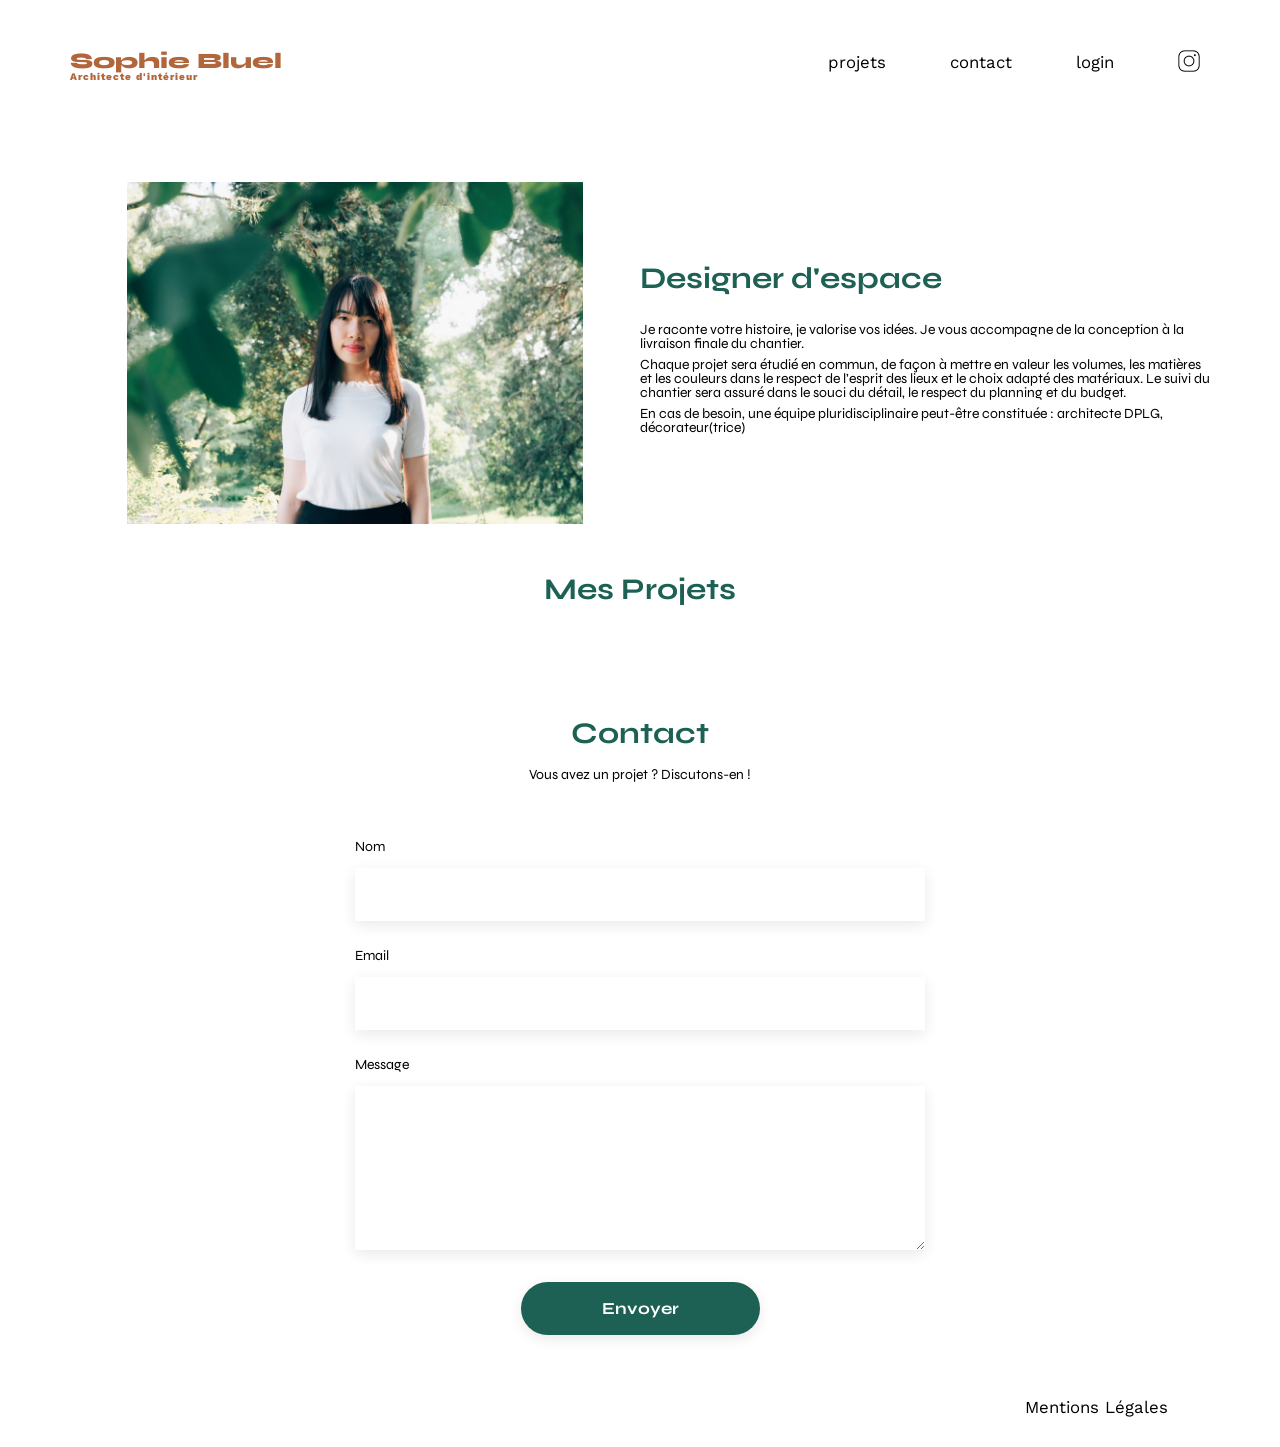
<file: FrontEnd/index.html>
﻿<!DOCTYPE html>
<html lang="fr">
<head>
	<meta charset="UTF-8">
	<title>Sophie Bluel - Architecte d'intérieur</title>
	<meta name="viewport" content="width=device-width, initial-scale=1.0">
	<link rel="preconnect" href="https://fonts.googleapis.com">
	<link rel="preconnect" href="https://fonts.gstatic.com" crossorigin>
	<link href="https://fonts.googleapis.com/css2?family=Syne:wght@700;800&family=Work+Sans&display=swap" rel="stylesheet">
	<meta name="description" content="">
	<link rel="stylesheet" href="./assets/style.css">
</head>
<body>
<header>
	<h1>Sophie Bluel <span>Architecte d'intérieur</span></h1>
	<nav>
		<ul>
			<li>projets</li>
			<li>contact</li>
			<li id="login-btn">login</li>
			
			<li><img src="./assets/icons/instagram.png" alt="Instagram" class="instagram-icon"></li>
		</ul>
	</nav>
</header>
<main>
	<section id="introduction">
		<figure>
			<img src="./assets/images/sophie-bluel.png" alt="">
		</figure>
		<article>
			<h2>Designer d'espace</h2>
			<p>Je raconte votre histoire, je valorise vos idées. Je vous accompagne de la conception à la livraison finale du chantier.</p>
			<p>Chaque projet sera étudié en commun, de façon à mettre en valeur les volumes, les matières et les couleurs dans le respect de l’esprit des lieux et le choix adapté des matériaux. Le suivi du chantier sera assuré dans le souci du détail, le respect du planning et du budget.</p>
			<p>En cas de besoin, une équipe pluridisciplinaire peut-être constituée : architecte DPLG, décorateur(trice)</p>
		</article>
	</section>
	
	<section id="portfolio">
		<div class="portfolio-header">
			<h2>Mes Projets</h2>
			<button class="edit-btn"><img src="./assets/icons/edit-black-icon.svg" alt="Modifier">Modifier</button>
		</div>
		<div class= "filter-container">
		</div>
		<div class="gallery"></div>
	</section>
	<section id="contact">
		<h2>Contact</h2>
		<p>Vous avez un projet ? Discutons-en !</p>
		<form action="#" method="post">
			<label for="name">Nom</label>
			<input type="text" name="name" id="name">
			<label for="email">Email</label>
			<input type="email" name="email" id="email">
			<label for="message">Message</label>
			<textarea name="message" id="message" cols="30" rows="10"></textarea>
			<input type="submit" value="Envoyer">		
		</form>
	</section>
</main>

<footer>
	<nav>
		<ul>
			<li>Mentions Légales</li>
		</ul>
	</nav>
</footer>

<div id="modal" class="modal">
	<div class="modal-overlay"></div>
	<div class="modal-box">
		<button type="button" class="modal-close">
			<img src="./assets/icons/Vector (4).svg" alt="">
				</button>

		<div class="modal-view modal-gallery-view">
			<h3>Galerie photo</h3>
			<div class="modal-gallery"></div>
			<hr>
			<button type="button" class="btn-add-photo">Ajouter une photo</button>
		</div>

		<div class="modal-view modal-form-view">
			<button type="button" class="modal-back">
				<img src="./assets/icons/arrow-left.svg" alt="">
			  </button>			
			  <h2>Ajout photo</h2>
			<form class="modal-form">
				<label class="upload-zone">
					<span class="upload-icon">
						<img class="preview-image" src="./assets/icons/image-placeholder.svg" alt=""></span>
					<input type="file" id="modal-image" name="image" accept="image/*" required hidden>
					<span class="btn-upload">+ Ajouter photo</span>
					<p>jpg, png : 4mo max</p>
				</label>
				<label for="modal-title">Titre</label>
				<input type="text" id="modal-title" name="title" required>
				<label for="modal-category">Catégorie</label>
				<select id="modal-category" name="category" required></select>
				<p class="modal-error"></p>
				<button type="submit" class="btn-validate" disabled>Valider</button>
			</form>
		</div>
	</div>
</div>

	<script src="./assets/script.js"></script>
</body>
</html>
</file>
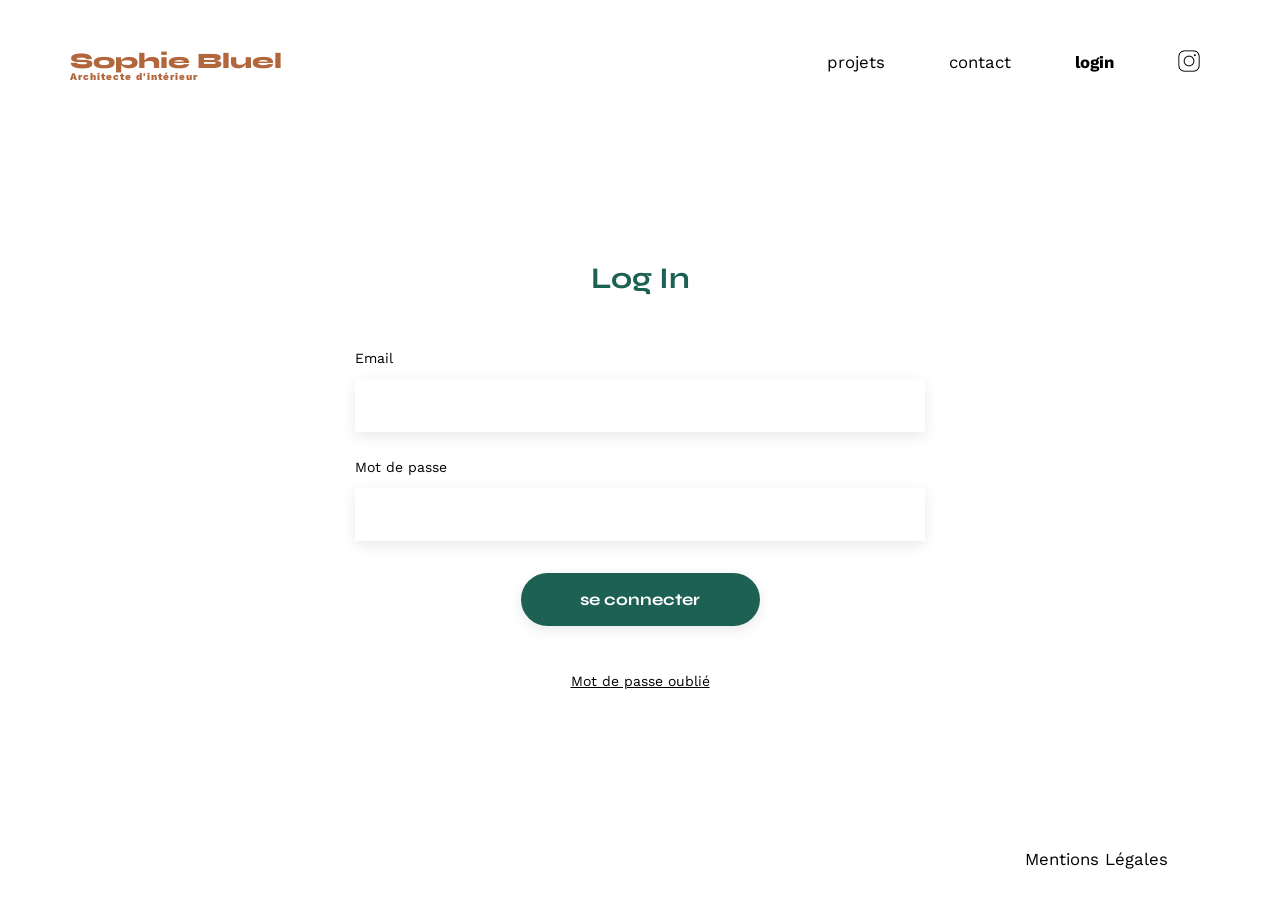
<file: FrontEnd/login.html>
<!DOCTYPE html>
<html lang="fr">
<head>
	<meta charset="UTF-8">
	<title>Sophie Bluel - Architecte d'intérieur</title>
	<meta name="viewport" content="width=device-width, initial-scale=1.0">
	<link rel="preconnect" href="https://fonts.googleapis.com">
	<link rel="preconnect" href="https://fonts.gstatic.com" crossorigin>
	<link href="https://fonts.googleapis.com/css2?family=Syne:wght@700;800&family=Work+Sans&display=swap" rel="stylesheet">
	<meta name="description" content="">
	<link rel="stylesheet" href="./assets/style.css">
</head>
<body>
<header>
	<h1>Sophie Bluel <span>Architecte d'intérieur</span></h1>
	<nav>
		<ul>
			<li><a href="index.html">projets</a></li>
			<li>contact</li>
			<li class="active">login</li>
			<li><img src="./assets/icons/instagram.png" alt="Instagram" class="instagram-icon"></li>
		</ul>
	</nav>
</header>
	<section id="contact">
		<h2>Log In</h2>
		<form action="#" method="post" id="login-form">
			<label for="email">Email</label>
			<input type="email" name="email" id="email">
			<label for="password">Mot de passe</label>
			<input type="password"name="password" id="password">
			<input type="submit" value="se connecter">
		</form>
		<p id="login-error"></p>
		<div class = "forgotenpassword"> Mot de passe oublié </div>
	</section>
<footer>
	<nav>
		<ul>
			<li>Mentions Légales</li>
		</ul>
	</nav>
</footer>
	<script src="./assets/login.js"></script>
</body>
</html>
</file>
<file: FrontEnd/assets/style.css>
/* http://meyerweb.com/eric/tools/css/reset/
   v2.0 | 20110126
   License: none (public domain)
*/

* { 
	font-family: 'Syne';
}

html, body, div, span, applet, object, iframe,
h1, h2, h3, h4, h5, h6, p, blockquote, pre,
a, abbr, acronym, address, big, cite, code,
del, dfn, em, img, ins, kbd, q, s, samp,
small, strike, strong, sub, sup, tt, var,
b, u, i, center,
dl, dt, dd, ol, ul, li,
fieldset, form, label, legend,
table, caption, tbody, tfoot, thead, tr, th, td,
article, aside, canvas, details, embed,
figure, figcaption, footer, header, hgroup,
menu, nav, output, ruby, section, summary,
time, mark, audio, video {
	margin: 0;
	padding: 0;
	border: 0;
	font-size: 100%;
	font: inherit;
	vertical-align: baseline;

}
/* HTML5 display-role reset for older browsers */
article, aside, details, figcaption, figure,
footer, header, hgroup, menu, nav, section {
	display: block;
}
body {
	line-height: 1;
}
ol, ul {
	list-style: none;
}
blockquote, q {
	quotes: none;
}
blockquote:before, blockquote:after,
q:before, q:after {
	content: '';
	content: none;
}
table {
	border-collapse: collapse;
	border-spacing: 0;
}
/** end reset css**/
html, body{
	min-height:100vh
}
body {
	max-width: 1140px;
	margin:auto;
	font-family: 'Work Sans' ;
	font-size: 14px;
	display: flex;
    flex-direction: column;
}
header {
	display: flex;
	justify-content: space-between;
	margin: 50px 0
}
section {
	margin: 50px 0
}

h1{
	display: flex;
	flex-direction: column;
	font-family: 'Syne';
	font-size: 22px;
	font-weight: 800;
	color: #B1663C
}

h1 > span {
	font-family: 'Work Sans';
	font-size:10px;
	letter-spacing: 0.1em;
;
}

h2{
	font-family: 'Syne';
	font-weight: 700;
	font-size: 30px;
	color: #1D6154
}

h3 {
	text-align: center;
    font-size: 26px;
}


nav ul {
	display: flex;
	align-items: center;
	list-style-type: none;
	gap: 44px;

}
nav li {
	padding: 0 10px;
	font-size: 1.2em;

}

nav li.active {
	font-weight: 700;

}

li:hover {
	color: #B1663C;
}

nav li a {
	text-decoration: none;
	color: #000000;
}

#introduction {
	display: flex;
	align-items: center;
}
#introduction figure {
	flex: 1
}
#introduction img {
	display: block;
	margin: auto;
	width: 80%;
}

#introduction article {
	flex: 1
}
#introduction h2 {
	margin-bottom: 1em;
}

#introduction p {
	margin-bottom: 0.5em;
}
#portfolio h2 {
	text-align: center;
}
.gallery {
	width: 100%;
	display: grid;
	grid-template-columns: 1fr 1fr 1fr;
	grid-column-gap: 20px;
	grid-row-gap: 20px;
}

.gallery img {
	width: 100%;

}
#contact {
	width: 50%;
margin: auto;
}
#contact > * {
	text-align: center;

}
#contact h2{
	margin-bottom: 20px;
}
#contact form {
	text-align: left;
	margin-top:30px;
	display: flex;
	flex-direction: column;
}

#contact input ,#contact button {
	min-height: 17px;
	padding-top: 16px;
	padding-bottom: 16px;
	font-size: 1.2em;
	border: none;
	box-shadow: 0px 4px 14px rgba(0, 0, 0, 0.09);
	display: flex;
	align-items: center;
	justify-content: center;
}
#contact label {
	margin: 2em 0 1em 0;
}
#contact textarea {
	border: none;
	box-shadow: 0px 4px 14px rgba(0, 0, 0, 0.09);
}

button[type="submit"], input[type="submit"]{
	font-weight: 700;
	color: white;
	background-color: #1D6154;
	margin : 32px auto ;
	width: 180px;
	text-align: center;
	border-radius: 60px;
	width: 239px;
	padding-inline: 8px;
	max-width: 100%;

	&:disabled {
		background-color: #a7a7a7;
	}
}


footer nav ul {
	display: flex;
	justify-content: flex-end;
	margin: 32px;
}

#login-error {
	color: red;
	margin-top: 16px;
}

.forgotenpassword {
	text-decoration: underline;
}

.instagram-icon {
	width: 22px;
}

button {
	background: none;
	border: none;
}

.filter-container {
	display: flex;
	gap: 1em;
	justify-content: center;
	margin-bottom: 50px;
}

.filter-btn {
	padding-top: 9px;
	padding-bottom: 9px;
	padding-left: 8px;
    padding-right: 8px;
	color: #1D6154;
	border: solid 1px #1D6154;
	border-radius: 50vh;

	font-weight: 700;


	}

.filter-btn.active {
    background-color: #1D6154;
    color: white;
}

figcaption {
	font-family: 'Work Sans';
	font-size: 13px;
}

.edit-btn {
	border: none;
	background: transparent;
	font-family: 'Work Sans';
	font-size: 14px;
	font-weight: 400;
	letter-spacing: 0;
	line-height: 1;        
	color: #000000;
	cursor: pointer;
	display: none;

	justify-content: center;
	align-items: center;
}

body.admin {
	margin-top: 59px;
}



.admin-bar {
	position: absolute;
	top: 0;
	left: 0;
	width: 100%;
	height: 59px;
	background-color: #000000;
	color: white;
	display: flex;
	justify-content: center;
	align-items: center;
	gap: 10px;
}

.portfolio-header {
	display: flex;
	justify-content: center;
	align-items: center;
	margin-bottom: 1em;
}
/* Modale */
.modal {
	display: none;
	position: fixed;
	top: 0;
    left: 0;
    right: 0;
    bottom: 0;	z-index: 100;
	align-items: center;
	justify-content: center;
}
.modal.is-open {
	display: flex;
}
.modal-overlay {
	position: absolute;
	top: 0;
    left: 0;
    right: 0;
    bottom: 0;	background: rgba(0, 0, 0, 0.4);
}
.modal-box {
	position: relative;
	background: white;
	border-radius: 10px;
	padding-left: 105px;
    padding-right: 105px;	
	padding-top: 60px;
	padding-bottom: 45px;
    max-width: 420px;
	width: 90%;
	max-height: 90vh;
	overflow: auto;
}
.modal-close {
	position: absolute;
	top: 20px;
	right: 20px;
	font-size: 24px;
	line-height: 1;
	cursor: pointer;
	background: none;
	border: none;
}
.modal-close img {
	width: 12px;
	height: 12px;
  }
.modal-view h2 {
	text-align: center;
	margin-bottom: 30px;
	font-size: 26px;
}
.modal-gallery-view hr {
	border: none;
	border-top: 1px solid #b3b3b3;
	margin-top: 67px;
	margin-bottom: 38px;
}
.modal-gallery {
	display: grid;
	margin-top: 46px;
	grid-template-columns: repeat(5, 1fr);
	row-gap: 26px;
    column-gap: 10px;
}
.modal-gallery .modal-work {
	position: relative;
	max-width: 100%;
    height: 102px;
}
.modal-gallery .modal-work>img {
	width: 100%;
	height: 100%;
	object-fit: cover;
}
.modal-back img {
	width: 21px;
	height: 21px;
  }
.modal-gallery .modal-delete {
	position: absolute;
	top: 5px;
	right: 5px;
	width: 17px;
	height: 17px;
	background: #000;
	color: white;
	border: none;
	border-radius: 2px;
	cursor: pointer;
	font-size: 12px;
	display: flex;
	align-items: center;
	justify-content: center;
}
.btn-add-photo {
	display: block;
	margin: 0 auto;
	padding: 10px 24px;
	background: #1D6154;
	color: white;
	border: none;
	border-radius: 50vw;
	cursor: pointer;
	font-weight: 600;
}
.modal-form-view {
	position: relative;
}
.modal-back {
	position: absolute;
	top: 0;
	left: 0;
	background: none;
	border: none;
	font-size: 20px;
	cursor: pointer;
}
.modal-form {
	display: flex;
	flex-direction: column;
	gap: 10px;
}
.upload-zone {
	background: #e8f1f6;
	border-radius: 4px;
	padding: 30px;
	text-align: center;
}
.upload-icon {
	font-size: 48px;
	display: block;
	margin-bottom: 10px;
}
.btn-upload {
	display: block;
	margin: 0 auto 8px;
	padding: 10px 20px;
	background: #cbd6dc;
	border-radius: 100vw;
	border: none;
	cursor: pointer;
}
.upload-zone p {
	font-size: 12px;
	color: #666;
}
.modal-form input,
.modal-form select {
	padding: 10px;
	border: none;
	box-shadow: 0 2px 6px rgba(0,0,0,0.08);
}
.modal-image{
	display: none;
}
.btn-validate {
	margin-top: 20px;
	padding: 12px;
	background: #a7a7a7;
	color: white;
	border: none;
	border-radius: 4px;
	cursor: pointer;
}

.preview-image {
	max-width: 100%;
	max-height: 250px;
}
</file>
